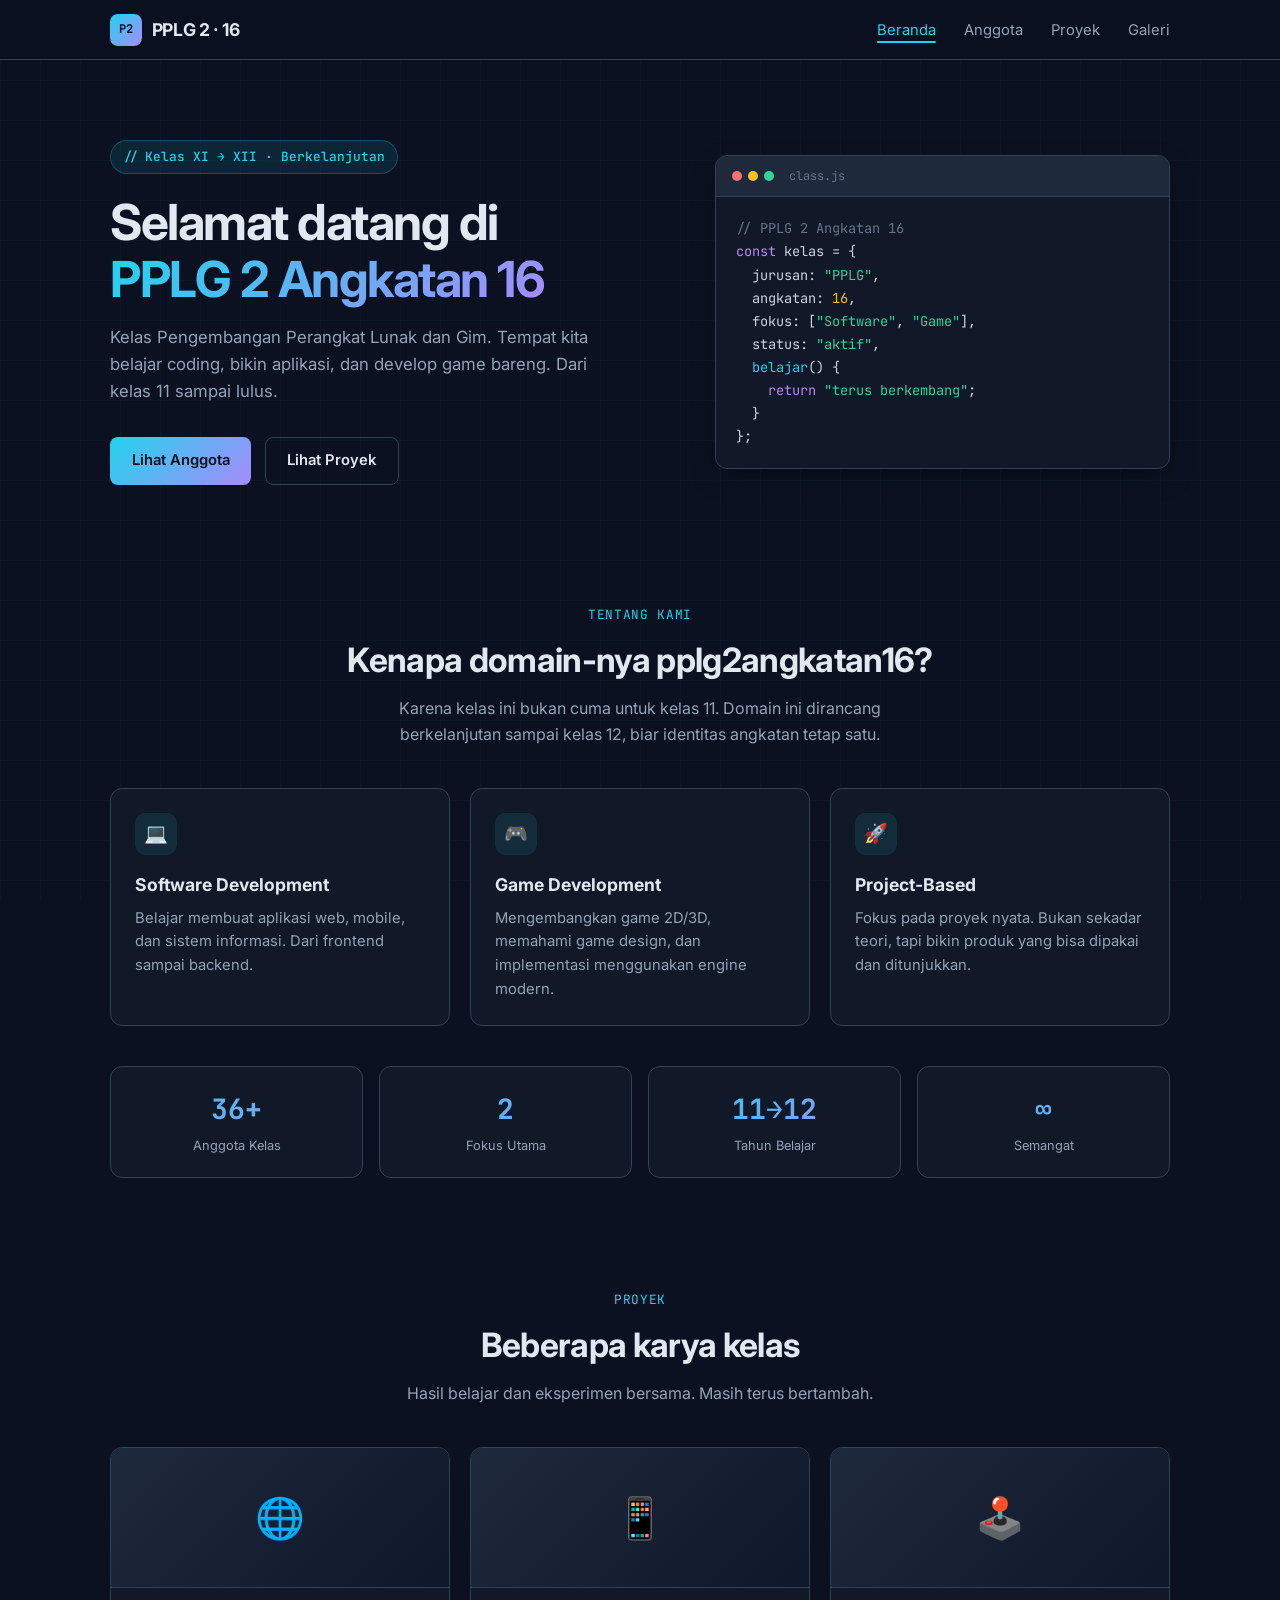
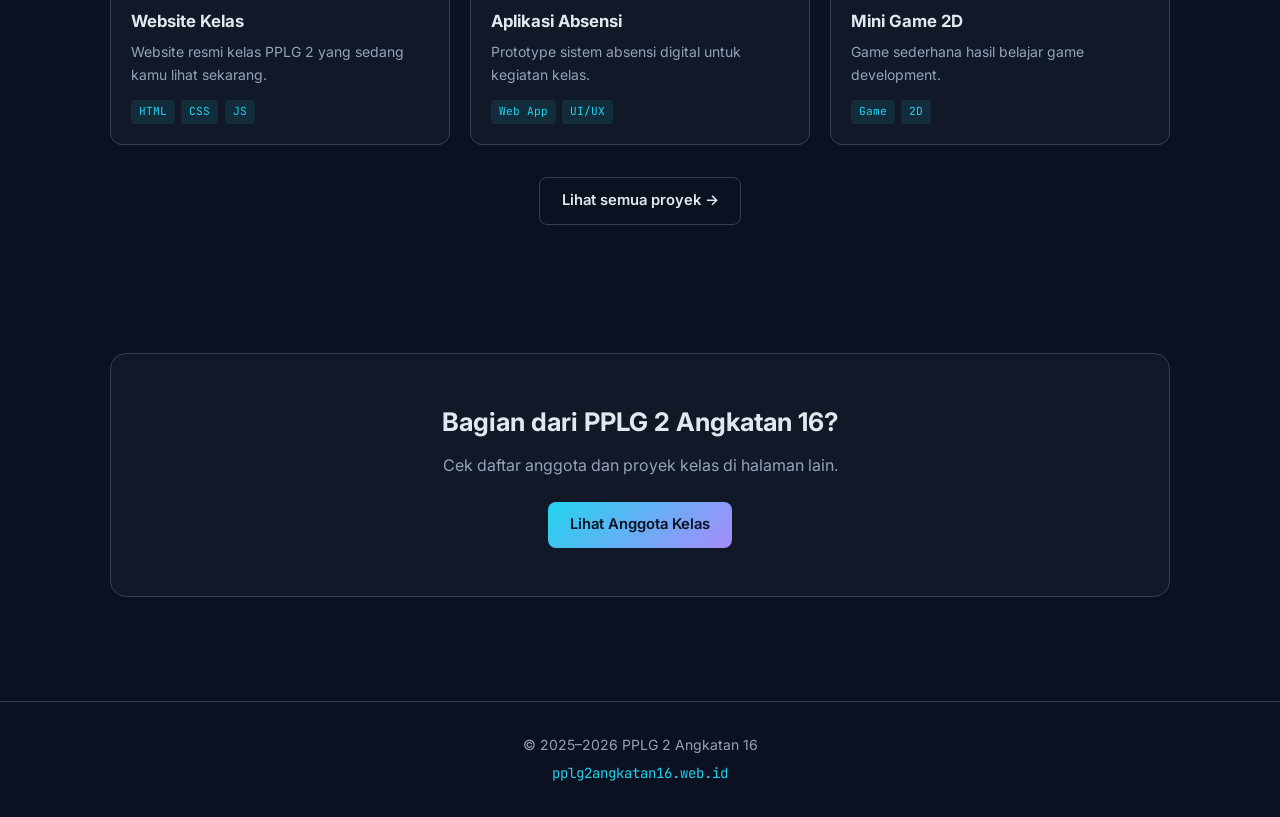
<file: index.html>
<!DOCTYPE html>
<html lang="id">
<head>
  <meta charset="UTF-8" />
  <meta name="viewport" content="width=device-width, initial-scale=1.0" />
  <title>PPLG 2 Angkatan 16 | Kelas Software & Game Dev</title>
  <meta name="description" content="Website resmi kelas PPLG 2 Angkatan 16 - Pengembangan Perangkat Lunak dan Gim" />
  <link rel="preconnect" href="https://fonts.googleapis.com" />
  <link rel="preconnect" href="https://fonts.gstatic.com" crossorigin />
  <link href="https://fonts.googleapis.com/css2?family=Inter:wght@400;500;600;700&family=JetBrains+Mono:wght@400;500;600&display=swap" rel="stylesheet" />
  <link rel="stylesheet" href="css/style.css" />
</head>
<body>
  <!-- Navbar -->
  <nav class="navbar">
    <div class="nav-container">
      <a href="index.html" class="logo">
        <div class="logo-icon">P2</div>
        <span>PPLG 2 · 16</span>
      </a>
      <button class="menu-toggle" aria-label="Menu">☰</button>
      <ul class="nav-links">
        <li><a href="index.html" class="active">Beranda</a></li>
        <li><a href="anggota.html">Anggota</a></li>
        <li><a href="proyek.html">Proyek</a></li>
        <li><a href="galeri.html">Galeri</a></li>
      </ul>
    </div>
  </nav>

  <!-- Hero -->
  <section class="hero">
    <div class="hero-content">
      <div class="hero-badge">
        <span>//</span> Kelas XI → XII · Berkelanjutan
      </div>
      <h1>
        Selamat datang di<br />
        <span>PPLG 2 Angkatan 16</span>
      </h1>
      <p class="hero-desc">
        Kelas Pengembangan Perangkat Lunak dan Gim. Tempat kita belajar coding,
        bikin aplikasi, dan develop game bareng. Dari kelas 11 sampai lulus.
      </p>
      <div class="hero-actions">
        <a href="anggota.html" class="btn btn-primary">Lihat Anggota</a>
        <a href="proyek.html" class="btn btn-outline">Lihat Proyek</a>
      </div>
    </div>

    <div class="hero-visual">
      <div class="code-card">
        <div class="code-header">
          <span class="dot dot-red"></span>
          <span class="dot dot-yellow"></span>
          <span class="dot dot-green"></span>
          <span style="margin-left: 0.5rem; color: #64748b; font-size: 0.75rem;">class.js</span>
        </div>
        <div class="code-body">
          <div><span class="comment">// PPLG 2 Angkatan 16</span></div>
          <div><span class="keyword">const</span> kelas = {</div>
          <div>&nbsp;&nbsp;jurusan: <span class="string">"PPLG"</span>,</div>
          <div>&nbsp;&nbsp;angkatan: <span class="number">16</span>,</div>
          <div>&nbsp;&nbsp;fokus: [<span class="string">"Software"</span>, <span class="string">"Game"</span>],</div>
          <div>&nbsp;&nbsp;status: <span class="string">"aktif"</span>,</div>
          <div>&nbsp;&nbsp;<span class="func">belajar</span>() {</div>
          <div>&nbsp;&nbsp;&nbsp;&nbsp;<span class="keyword">return</span> <span class="string">"terus berkembang"</span>;</div>
          <div>&nbsp;&nbsp;}</div>
          <div>};</div>
        </div>
      </div>
    </div>
  </section>

  <!-- About -->
  <section>
    <div class="section-header">
      <div class="label">Tentang Kami</div>
      <h2>Kenapa domain-nya pplg2angkatan16?</h2>
      <p>
        Karena kelas ini bukan cuma untuk kelas 11. Domain ini dirancang
        berkelanjutan sampai kelas 12, biar identitas angkatan tetap satu.
      </p>
    </div>

    <div class="about-grid">
      <div class="about-card">
        <div class="icon">💻</div>
        <h3>Software Development</h3>
        <p>
          Belajar membuat aplikasi web, mobile, dan sistem informasi.
          Dari frontend sampai backend.
        </p>
      </div>
      <div class="about-card">
        <div class="icon">🎮</div>
        <h3>Game Development</h3>
        <p>
          Mengembangkan game 2D/3D, memahami game design, dan implementasi
          menggunakan engine modern.
        </p>
      </div>
      <div class="about-card">
        <div class="icon">🚀</div>
        <h3>Project-Based</h3>
        <p>
          Fokus pada proyek nyata. Bukan sekadar teori, tapi bikin produk
          yang bisa dipakai dan ditunjukkan.
        </p>
      </div>
    </div>

    <div class="stats">
      <div class="stat-item">
        <div class="num">36+</div>
        <div class="label">Anggota Kelas</div>
      </div>
      <div class="stat-item">
        <div class="num">2</div>
        <div class="label">Fokus Utama</div>
      </div>
      <div class="stat-item">
        <div class="num">11→12</div>
        <div class="label">Tahun Belajar</div>
      </div>
      <div class="stat-item">
        <div class="num">∞</div>
        <div class="label">Semangat</div>
      </div>
    </div>
  </section>

  <!-- Featured Projects Preview -->
  <section>
    <div class="section-header">
      <div class="label">Proyek</div>
      <h2>Beberapa karya kelas</h2>
      <p>Hasil belajar dan eksperimen bersama. Masih terus bertambah.</p>
    </div>

    <div class="projects-grid">
      <div class="project-card">
        <div class="project-thumb">🌐</div>
        <div class="project-body">
          <h3>Website Kelas</h3>
          <p>Website resmi kelas PPLG 2 yang sedang kamu lihat sekarang.</p>
          <div class="tags">
            <span class="tag">HTML</span>
            <span class="tag">CSS</span>
            <span class="tag">JS</span>
          </div>
        </div>
      </div>
      <div class="project-card">
        <div class="project-thumb">📱</div>
        <div class="project-body">
          <h3>Aplikasi Absensi</h3>
          <p>Prototype sistem absensi digital untuk kegiatan kelas.</p>
          <div class="tags">
            <span class="tag">Web App</span>
            <span class="tag">UI/UX</span>
          </div>
        </div>
      </div>
      <div class="project-card">
        <div class="project-thumb">🕹️</div>
        <div class="project-body">
          <h3>Mini Game 2D</h3>
          <p>Game sederhana hasil belajar game development.</p>
          <div class="tags">
            <span class="tag">Game</span>
            <span class="tag">2D</span>
          </div>
        </div>
      </div>
    </div>

    <div style="text-align: center; margin-top: 2rem;">
      <a href="proyek.html" class="btn btn-outline">Lihat semua proyek →</a>
    </div>
  </section>

  <!-- CTA -->
  <section>
    <div class="cta">
      <h2>Bagian dari PPLG 2 Angkatan 16?</h2>
      <p>Cek daftar anggota dan proyek kelas di halaman lain.</p>
      <a href="anggota.html" class="btn btn-primary">Lihat Anggota Kelas</a>
    </div>
  </section>

  <!-- Footer -->
  <footer>
    <p>© 2025–2026 PPLG 2 Angkatan 16</p>
    <p class="domain">pplg2angkatan16.web.id</p>
  </footer>

  <script src="js/script.js"></script>
</body>
</html>
</file>
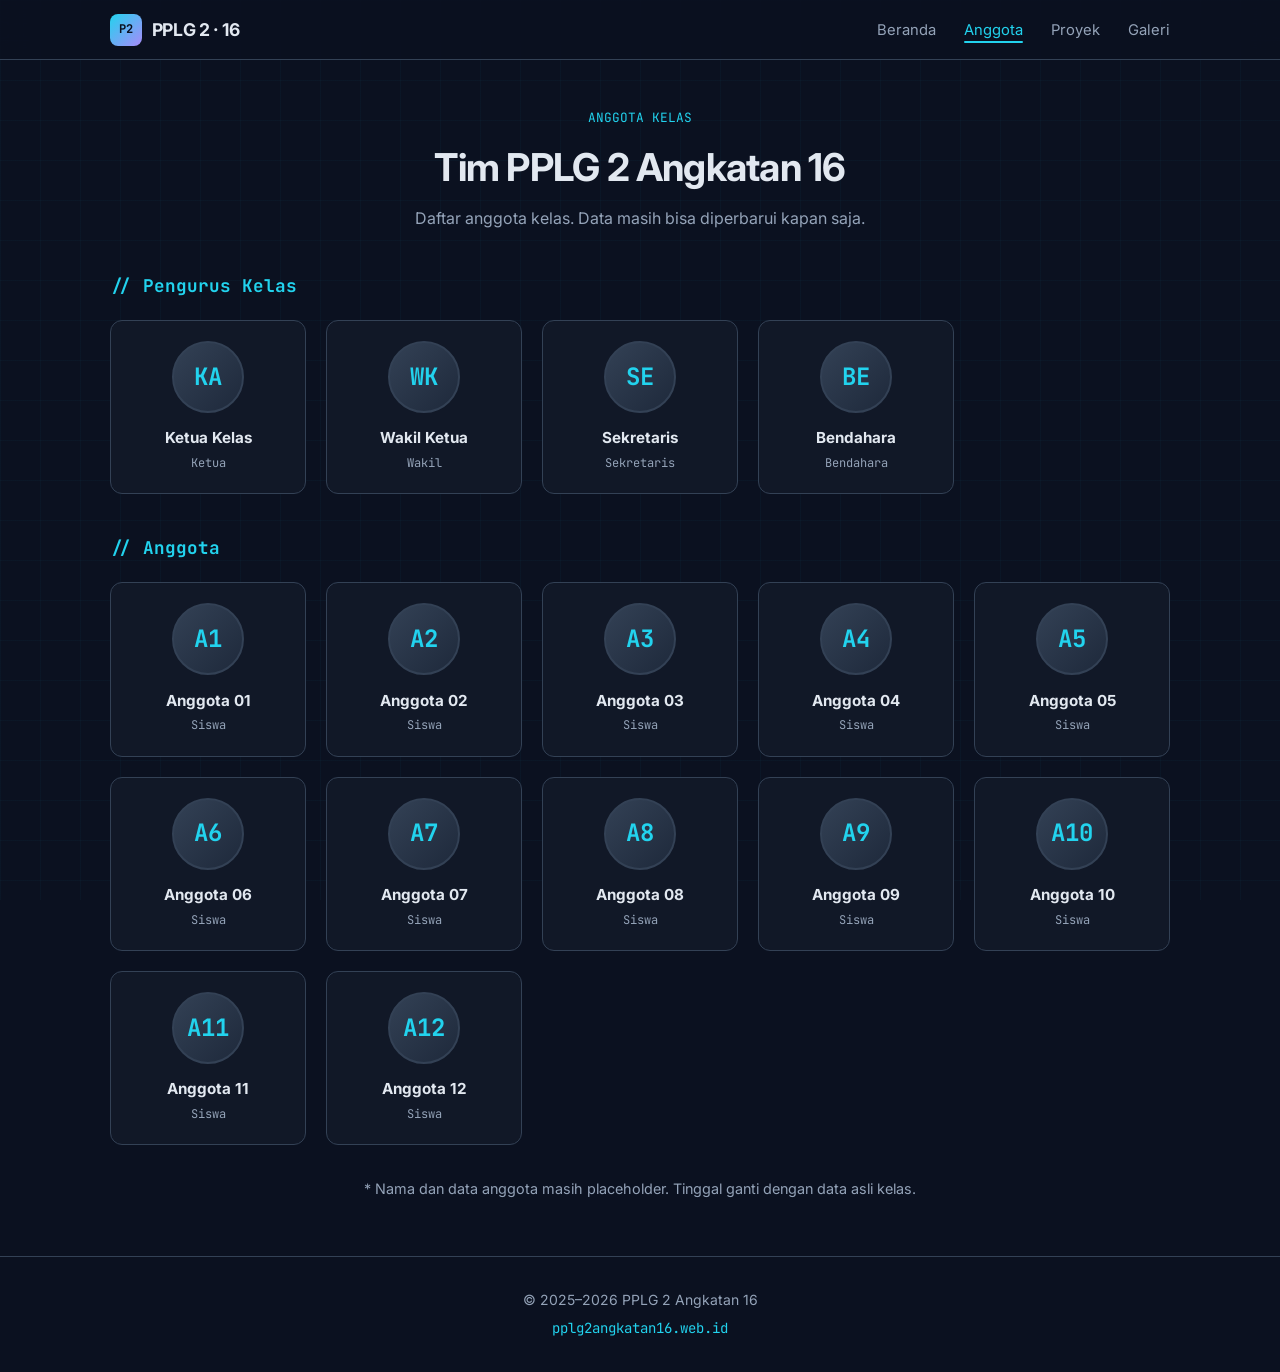
<file: anggota.html>
<!DOCTYPE html>
<html lang="id">
<head>
  <meta charset="UTF-8" />
  <meta name="viewport" content="width=device-width, initial-scale=1.0" />
  <title>Anggota Kelas | PPLG 2 Angkatan 16</title>
  <link rel="preconnect" href="https://fonts.googleapis.com" />
  <link rel="preconnect" href="https://fonts.gstatic.com" crossorigin />
  <link href="https://fonts.googleapis.com/css2?family=Inter:wght@400;500;600;700&family=JetBrains+Mono:wght@400;500;600&display=swap" rel="stylesheet" />
  <link rel="stylesheet" href="css/style.css" />
</head>
<body>
  <nav class="navbar">
    <div class="nav-container">
      <a href="index.html" class="logo">
        <div class="logo-icon">P2</div>
        <span>PPLG 2 · 16</span>
      </a>
      <button class="menu-toggle" aria-label="Menu">☰</button>
      <ul class="nav-links">
        <li><a href="index.html">Beranda</a></li>
        <li><a href="anggota.html" class="active">Anggota</a></li>
        <li><a href="proyek.html">Proyek</a></li>
        <li><a href="galeri.html">Galeri</a></li>
      </ul>
    </div>
  </nav>

  <div class="page-header">
    <div class="label" style="font-family: var(--font-mono); color: var(--accent); font-size: 0.8rem; margin-bottom: 0.5rem;">ANGGOTA KELAS</div>
    <h1>Tim PPLG 2 Angkatan 16</h1>
    <p>Daftar anggota kelas. Data masih bisa diperbarui kapan saja.</p>
  </div>

  <section style="padding-top: 1rem;">
    <!-- Pengurus -->
    <h3 style="margin-bottom: 1.25rem; font-size: 1.1rem; color: var(--accent); font-family: var(--font-mono);">// Pengurus Kelas</h3>
    <div class="members-grid" style="margin-bottom: 2.5rem;">
      <div class="member-card">
        <div class="member-avatar">KA</div>
        <h4>Ketua Kelas</h4>
        <div class="role">Ketua</div>
      </div>
      <div class="member-card">
        <div class="member-avatar">WK</div>
        <h4>Wakil Ketua</h4>
        <div class="role">Wakil</div>
      </div>
      <div class="member-card">
        <div class="member-avatar">SE</div>
        <h4>Sekretaris</h4>
        <div class="role">Sekretaris</div>
      </div>
      <div class="member-card">
        <div class="member-avatar">BE</div>
        <h4>Bendahara</h4>
        <div class="role">Bendahara</div>
      </div>
    </div>

    <!-- Anggota -->
    <h3 style="margin-bottom: 1.25rem; font-size: 1.1rem; color: var(--accent); font-family: var(--font-mono);">// Anggota</h3>
    <div class="members-grid">
      <!-- Placeholder members - ganti dengan nama asli -->
      <div class="member-card">
        <div class="member-avatar">A1</div>
        <h4>Anggota 01</h4>
        <div class="role">Siswa</div>
      </div>
      <div class="member-card">
        <div class="member-avatar">A2</div>
        <h4>Anggota 02</h4>
        <div class="role">Siswa</div>
      </div>
      <div class="member-card">
        <div class="member-avatar">A3</div>
        <h4>Anggota 03</h4>
        <div class="role">Siswa</div>
      </div>
      <div class="member-card">
        <div class="member-avatar">A4</div>
        <h4>Anggota 04</h4>
        <div class="role">Siswa</div>
      </div>
      <div class="member-card">
        <div class="member-avatar">A5</div>
        <h4>Anggota 05</h4>
        <div class="role">Siswa</div>
      </div>
      <div class="member-card">
        <div class="member-avatar">A6</div>
        <h4>Anggota 06</h4>
        <div class="role">Siswa</div>
      </div>
      <div class="member-card">
        <div class="member-avatar">A7</div>
        <h4>Anggota 07</h4>
        <div class="role">Siswa</div>
      </div>
      <div class="member-card">
        <div class="member-avatar">A8</div>
        <h4>Anggota 08</h4>
        <div class="role">Siswa</div>
      </div>
      <div class="member-card">
        <div class="member-avatar">A9</div>
        <h4>Anggota 09</h4>
        <div class="role">Siswa</div>
      </div>
      <div class="member-card">
        <div class="member-avatar">A10</div>
        <h4>Anggota 10</h4>
        <div class="role">Siswa</div>
      </div>
      <div class="member-card">
        <div class="member-avatar">A11</div>
        <h4>Anggota 11</h4>
        <div class="role">Siswa</div>
      </div>
      <div class="member-card">
        <div class="member-avatar">A12</div>
        <h4>Anggota 12</h4>
        <div class="role">Siswa</div>
      </div>
    </div>

    <p style="text-align: center; margin-top: 2rem; color: var(--text-muted); font-size: 0.9rem;">
      * Nama dan data anggota masih placeholder. Tinggal ganti dengan data asli kelas.
    </p>
  </section>

  <footer>
    <p>© 2025–2026 PPLG 2 Angkatan 16</p>
    <p class="domain">pplg2angkatan16.web.id</p>
  </footer>

  <script src="js/script.js"></script>
</body>
</html>
</file>
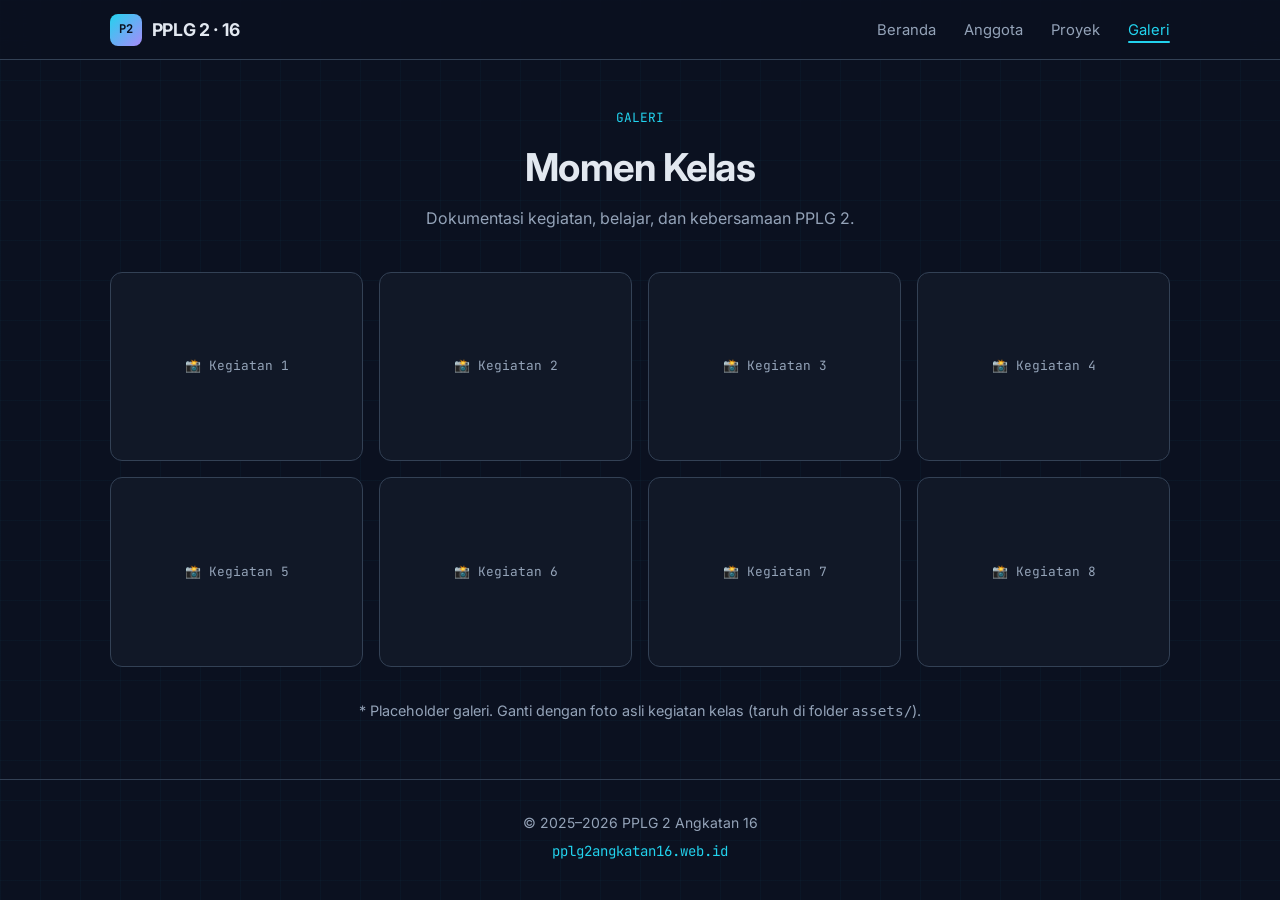
<file: galeri.html>
<!DOCTYPE html>
<html lang="id">
<head>
  <meta charset="UTF-8" />
  <meta name="viewport" content="width=device-width, initial-scale=1.0" />
  <title>Galeri | PPLG 2 Angkatan 16</title>
  <link rel="preconnect" href="https://fonts.googleapis.com" />
  <link rel="preconnect" href="https://fonts.gstatic.com" crossorigin />
  <link href="https://fonts.googleapis.com/css2?family=Inter:wght@400;500;600;700&family=JetBrains+Mono:wght@400;500;600&display=swap" rel="stylesheet" />
  <link rel="stylesheet" href="css/style.css" />
</head>
<body>
  <nav class="navbar">
    <div class="nav-container">
      <a href="index.html" class="logo">
        <div class="logo-icon">P2</div>
        <span>PPLG 2 · 16</span>
      </a>
      <button class="menu-toggle" aria-label="Menu">☰</button>
      <ul class="nav-links">
        <li><a href="index.html">Beranda</a></li>
        <li><a href="anggota.html">Anggota</a></li>
        <li><a href="proyek.html">Proyek</a></li>
        <li><a href="galeri.html" class="active">Galeri</a></li>
      </ul>
    </div>
  </nav>

  <div class="page-header">
    <div class="label" style="font-family: var(--font-mono); color: var(--accent); font-size: 0.8rem; margin-bottom: 0.5rem;">GALERI</div>
    <h1>Momen Kelas</h1>
    <p>Dokumentasi kegiatan, belajar, dan kebersamaan PPLG 2.</p>
  </div>

  <section style="padding-top: 1rem;">
    <div class="gallery-grid">
      <div class="gallery-item">
        <span>📸 Kegiatan 1</span>
      </div>
      <div class="gallery-item">
        <span>📸 Kegiatan 2</span>
      </div>
      <div class="gallery-item">
        <span>📸 Kegiatan 3</span>
      </div>
      <div class="gallery-item">
        <span>📸 Kegiatan 4</span>
      </div>
      <div class="gallery-item">
        <span>📸 Kegiatan 5</span>
      </div>
      <div class="gallery-item">
        <span>📸 Kegiatan 6</span>
      </div>
      <div class="gallery-item">
        <span>📸 Kegiatan 7</span>
      </div>
      <div class="gallery-item">
        <span>📸 Kegiatan 8</span>
      </div>
    </div>

    <p style="text-align: center; margin-top: 2rem; color: var(--text-muted); font-size: 0.9rem;">
      * Placeholder galeri. Ganti dengan foto asli kegiatan kelas (taruh di folder <code>assets/</code>).
    </p>
  </section>

  <footer>
    <p>© 2025–2026 PPLG 2 Angkatan 16</p>
    <p class="domain">pplg2angkatan16.web.id</p>
  </footer>

  <script src="js/script.js"></script>
</body>
</html>
</file>
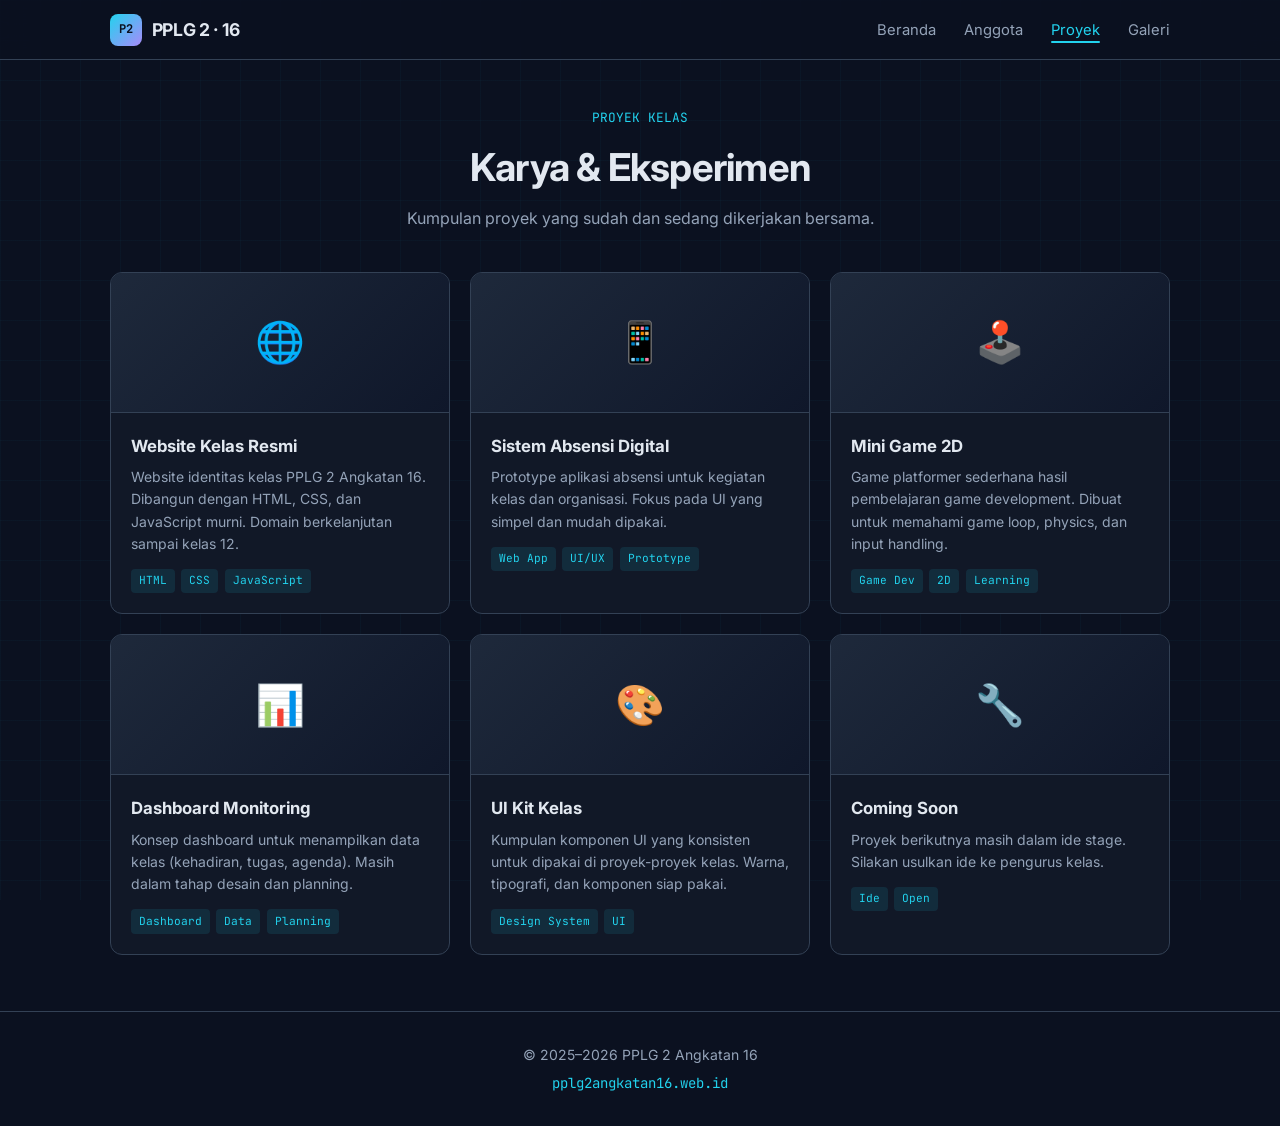
<file: proyek.html>
<!DOCTYPE html>
<html lang="id">
<head>
  <meta charset="UTF-8" />
  <meta name="viewport" content="width=device-width, initial-scale=1.0" />
  <title>Proyek | PPLG 2 Angkatan 16</title>
  <link rel="preconnect" href="https://fonts.googleapis.com" />
  <link rel="preconnect" href="https://fonts.gstatic.com" crossorigin />
  <link href="https://fonts.googleapis.com/css2?family=Inter:wght@400;500;600;700&family=JetBrains+Mono:wght@400;500;600&display=swap" rel="stylesheet" />
  <link rel="stylesheet" href="css/style.css" />
</head>
<body>
  <nav class="navbar">
    <div class="nav-container">
      <a href="index.html" class="logo">
        <div class="logo-icon">P2</div>
        <span>PPLG 2 · 16</span>
      </a>
      <button class="menu-toggle" aria-label="Menu">☰</button>
      <ul class="nav-links">
        <li><a href="index.html">Beranda</a></li>
        <li><a href="anggota.html">Anggota</a></li>
        <li><a href="proyek.html" class="active">Proyek</a></li>
        <li><a href="galeri.html">Galeri</a></li>
      </ul>
    </div>
  </nav>

  <div class="page-header">
    <div class="label" style="font-family: var(--font-mono); color: var(--accent); font-size: 0.8rem; margin-bottom: 0.5rem;">PROYEK KELAS</div>
    <h1>Karya & Eksperimen</h1>
    <p>Kumpulan proyek yang sudah dan sedang dikerjakan bersama.</p>
  </div>

  <section style="padding-top: 1rem;">
    <div class="projects-grid">
      <div class="project-card">
        <div class="project-thumb">🌐</div>
        <div class="project-body">
          <h3>Website Kelas Resmi</h3>
          <p>
            Website identitas kelas PPLG 2 Angkatan 16. Dibangun dengan HTML, CSS, dan JavaScript murni.
            Domain berkelanjutan sampai kelas 12.
          </p>
          <div class="tags">
            <span class="tag">HTML</span>
            <span class="tag">CSS</span>
            <span class="tag">JavaScript</span>
          </div>
        </div>
      </div>

      <div class="project-card">
        <div class="project-thumb">📱</div>
        <div class="project-body">
          <h3>Sistem Absensi Digital</h3>
          <p>
            Prototype aplikasi absensi untuk kegiatan kelas dan organisasi.
            Fokus pada UI yang simpel dan mudah dipakai.
          </p>
          <div class="tags">
            <span class="tag">Web App</span>
            <span class="tag">UI/UX</span>
            <span class="tag">Prototype</span>
          </div>
        </div>
      </div>

      <div class="project-card">
        <div class="project-thumb">🕹️</div>
        <div class="project-body">
          <h3>Mini Game 2D</h3>
          <p>
            Game platformer sederhana hasil pembelajaran game development.
            Dibuat untuk memahami game loop, physics, dan input handling.
          </p>
          <div class="tags">
            <span class="tag">Game Dev</span>
            <span class="tag">2D</span>
            <span class="tag">Learning</span>
          </div>
        </div>
      </div>

      <div class="project-card">
        <div class="project-thumb">📊</div>
        <div class="project-body">
          <h3>Dashboard Monitoring</h3>
          <p>
            Konsep dashboard untuk menampilkan data kelas (kehadiran, tugas, agenda).
            Masih dalam tahap desain dan planning.
          </p>
          <div class="tags">
            <span class="tag">Dashboard</span>
            <span class="tag">Data</span>
            <span class="tag">Planning</span>
          </div>
        </div>
      </div>

      <div class="project-card">
        <div class="project-thumb">🎨</div>
        <div class="project-body">
          <h3>UI Kit Kelas</h3>
          <p>
            Kumpulan komponen UI yang konsisten untuk dipakai di proyek-proyek kelas.
            Warna, tipografi, dan komponen siap pakai.
          </p>
          <div class="tags">
            <span class="tag">Design System</span>
            <span class="tag">UI</span>
          </div>
        </div>
      </div>

      <div class="project-card">
        <div class="project-thumb">🔧</div>
        <div class="project-body">
          <h3>Coming Soon</h3>
          <p>
            Proyek berikutnya masih dalam ide stage. Silakan usulkan ide ke pengurus kelas.
          </p>
          <div class="tags">
            <span class="tag">Ide</span>
            <span class="tag">Open</span>
          </div>
        </div>
      </div>
    </div>
  </section>

  <footer>
    <p>© 2025–2026 PPLG 2 Angkatan 16</p>
    <p class="domain">pplg2angkatan16.web.id</p>
  </footer>

  <script src="js/script.js"></script>
</body>
</html>
</file>
<file: css/style.css>
/* ============================================
   PPLG 2 Angkatan 16 - Class Website
   Domain: pplg2angkatan16.web.id
   ============================================ */

:root {
  --bg: #0b1120;
  --bg-soft: #111827;
  --bg-card: #1e293b;
  --border: #334155;
  --text: #e2e8f0;
  --text-muted: #94a3b8;
  --accent: #22d3ee;
  --accent-2: #a78bfa;
  --accent-3: #34d399;
  --gradient: linear-gradient(135deg, #22d3ee, #a78bfa);
  --shadow: 0 10px 30px -10px rgba(0, 0, 0, 0.5);
  --radius: 12px;
  --font-sans: 'Inter', system-ui, -apple-system, sans-serif;
  --font-mono: 'JetBrains Mono', 'Fira Code', monospace;
}

*,
*::before,
*::after {
  box-sizing: border-box;
  margin: 0;
  padding: 0;
}

html {
  scroll-behavior: smooth;
}

body {
  font-family: var(--font-sans);
  background: var(--bg);
  color: var(--text);
  line-height: 1.6;
  min-height: 100vh;
  overflow-x: hidden;
}

/* Background subtle grid */
body::before {
  content: '';
  position: fixed;
  inset: 0;
  background-image:
    linear-gradient(rgba(34, 211, 238, 0.03) 1px, transparent 1px),
    linear-gradient(90deg, rgba(34, 211, 238, 0.03) 1px, transparent 1px);
  background-size: 40px 40px;
  pointer-events: none;
  z-index: -1;
}

a {
  color: inherit;
  text-decoration: none;
}

img {
  max-width: 100%;
  display: block;
}

ul {
  list-style: none;
}

/* ========== NAVBAR ========== */
.navbar {
  position: sticky;
  top: 0;
  z-index: 100;
  background: rgba(11, 17, 32, 0.85);
  backdrop-filter: blur(12px);
  border-bottom: 1px solid var(--border);
  padding: 0.85rem 0;
}

.nav-container {
  max-width: 1100px;
  margin: 0 auto;
  padding: 0 1.25rem;
  display: flex;
  align-items: center;
  justify-content: space-between;
}

.logo {
  display: flex;
  align-items: center;
  gap: 0.6rem;
  font-weight: 700;
  font-size: 1.1rem;
  letter-spacing: -0.02em;
}

.logo-icon {
  width: 32px;
  height: 32px;
  background: var(--gradient);
  border-radius: 8px;
  display: grid;
  place-items: center;
  font-family: var(--font-mono);
  font-size: 0.75rem;
  font-weight: 700;
  color: #0b1120;
}

.nav-links {
  display: flex;
  gap: 1.75rem;
  align-items: center;
}

.nav-links a {
  font-size: 0.925rem;
  color: var(--text-muted);
  transition: color 0.2s;
  position: relative;
}

.nav-links a:hover,
.nav-links a.active {
  color: var(--accent);
}

.nav-links a.active::after {
  content: '';
  position: absolute;
  bottom: -4px;
  left: 0;
  width: 100%;
  height: 2px;
  background: var(--accent);
  border-radius: 2px;
}

.menu-toggle {
  display: none;
  background: none;
  border: none;
  color: var(--text);
  font-size: 1.5rem;
  cursor: pointer;
}

/* ========== HERO ========== */
.hero {
  max-width: 1100px;
  margin: 0 auto;
  padding: 5rem 1.25rem 4rem;
  display: grid;
  grid-template-columns: 1.1fr 0.9fr;
  gap: 3rem;
  align-items: center;
}

.hero-badge {
  display: inline-flex;
  align-items: center;
  gap: 0.4rem;
  background: rgba(34, 211, 238, 0.1);
  border: 1px solid rgba(34, 211, 238, 0.25);
  color: var(--accent);
  font-size: 0.8rem;
  font-weight: 500;
  padding: 0.35rem 0.75rem;
  border-radius: 999px;
  margin-bottom: 1.25rem;
  font-family: var(--font-mono);
}

.hero h1 {
  font-size: clamp(2.2rem, 5vw, 3.1rem);
  line-height: 1.15;
  letter-spacing: -0.03em;
  margin-bottom: 1rem;
}

.hero h1 span {
  background: var(--gradient);
  -webkit-background-clip: text;
  -webkit-text-fill-color: transparent;
  background-clip: text;
}

.hero-desc {
  color: var(--text-muted);
  font-size: 1.05rem;
  max-width: 480px;
  margin-bottom: 2rem;
}

.hero-actions {
  display: flex;
  gap: 0.85rem;
  flex-wrap: wrap;
}

.btn {
  display: inline-flex;
  align-items: center;
  gap: 0.45rem;
  padding: 0.7rem 1.35rem;
  border-radius: 8px;
  font-weight: 600;
  font-size: 0.925rem;
  transition: all 0.2s;
  border: none;
  cursor: pointer;
}

.btn-primary {
  background: var(--gradient);
  color: #0b1120;
}

.btn-primary:hover {
  transform: translateY(-2px);
  box-shadow: 0 8px 20px -6px rgba(34, 211, 238, 0.4);
}

.btn-outline {
  background: transparent;
  border: 1px solid var(--border);
  color: var(--text);
}

.btn-outline:hover {
  border-color: var(--accent);
  color: var(--accent);
}

/* Hero visual card */
.hero-visual {
  position: relative;
}

.code-card {
  background: var(--bg-soft);
  border: 1px solid var(--border);
  border-radius: var(--radius);
  overflow: hidden;
  box-shadow: var(--shadow);
  font-family: var(--font-mono);
  font-size: 0.85rem;
}

.code-header {
  background: #1e293b;
  padding: 0.65rem 1rem;
  display: flex;
  align-items: center;
  gap: 0.4rem;
  border-bottom: 1px solid var(--border);
}

.dot {
  width: 10px;
  height: 10px;
  border-radius: 50%;
}

.dot-red { background: #f87171; }
.dot-yellow { background: #fbbf24; }
.dot-green { background: #34d399; }

.code-body {
  padding: 1.25rem;
  line-height: 1.7;
  color: #cbd5e1;
}

.code-body .comment { color: #64748b; }
.code-body .keyword { color: #c084fc; }
.code-body .string { color: #34d399; }
.code-body .func { color: #22d3ee; }
.code-body .number { color: #fbbf24; }

/* ========== SECTIONS ========== */
section {
  max-width: 1100px;
  margin: 0 auto;
  padding: 3.5rem 1.25rem;
}

.section-header {
  text-align: center;
  margin-bottom: 2.5rem;
}

.section-header .label {
  font-family: var(--font-mono);
  font-size: 0.8rem;
  color: var(--accent);
  letter-spacing: 0.05em;
  text-transform: uppercase;
  margin-bottom: 0.5rem;
}

.section-header h2 {
  font-size: clamp(1.6rem, 3.5vw, 2.1rem);
  letter-spacing: -0.02em;
  margin-bottom: 0.6rem;
}

.section-header p {
  color: var(--text-muted);
  max-width: 520px;
  margin: 0 auto;
}

/* ========== ABOUT ========== */
.about-grid {
  display: grid;
  grid-template-columns: repeat(auto-fit, minmax(260px, 1fr));
  gap: 1.25rem;
}

.about-card {
  background: var(--bg-soft);
  border: 1px solid var(--border);
  border-radius: var(--radius);
  padding: 1.5rem;
  transition: border-color 0.2s, transform 0.2s;
}

.about-card:hover {
  border-color: rgba(34, 211, 238, 0.4);
  transform: translateY(-3px);
}

.about-card .icon {
  width: 42px;
  height: 42px;
  background: rgba(34, 211, 238, 0.1);
  border-radius: 10px;
  display: grid;
  place-items: center;
  font-size: 1.2rem;
  margin-bottom: 1rem;
}

.about-card h3 {
  font-size: 1.1rem;
  margin-bottom: 0.5rem;
}

.about-card p {
  color: var(--text-muted);
  font-size: 0.925rem;
}

/* ========== STATS ========== */
.stats {
  display: grid;
  grid-template-columns: repeat(4, 1fr);
  gap: 1rem;
  margin-top: 2.5rem;
}

.stat-item {
  text-align: center;
  background: var(--bg-soft);
  border: 1px solid var(--border);
  border-radius: var(--radius);
  padding: 1.25rem 0.75rem;
}

.stat-item .num {
  font-size: 1.75rem;
  font-weight: 700;
  background: var(--gradient);
  -webkit-background-clip: text;
  -webkit-text-fill-color: transparent;
  background-clip: text;
  font-family: var(--font-mono);
}

.stat-item .label {
  font-size: 0.8rem;
  color: var(--text-muted);
  margin-top: 0.25rem;
}

/* ========== MEMBERS ========== */
.members-grid {
  display: grid;
  grid-template-columns: repeat(auto-fill, minmax(180px, 1fr));
  gap: 1.25rem;
}

.member-card {
  background: var(--bg-soft);
  border: 1px solid var(--border);
  border-radius: var(--radius);
  padding: 1.25rem;
  text-align: center;
  transition: all 0.2s;
}

.member-card:hover {
  border-color: rgba(167, 139, 250, 0.45);
  transform: translateY(-3px);
}

.member-avatar {
  width: 72px;
  height: 72px;
  border-radius: 50%;
  background: linear-gradient(135deg, #334155, #1e293b);
  margin: 0 auto 0.85rem;
  display: grid;
  place-items: center;
  font-size: 1.5rem;
  font-weight: 700;
  color: var(--accent);
  border: 2px solid var(--border);
  font-family: var(--font-mono);
}

.member-card h4 {
  font-size: 0.95rem;
  margin-bottom: 0.2rem;
}

.member-card .role {
  font-size: 0.75rem;
  color: var(--text-muted);
  font-family: var(--font-mono);
}

/* ========== PROJECTS ========== */
.projects-grid {
  display: grid;
  grid-template-columns: repeat(auto-fit, minmax(280px, 1fr));
  gap: 1.25rem;
}

.project-card {
  background: var(--bg-soft);
  border: 1px solid var(--border);
  border-radius: var(--radius);
  overflow: hidden;
  transition: all 0.2s;
}

.project-card:hover {
  border-color: rgba(34, 211, 238, 0.4);
  transform: translateY(-3px);
}

.project-thumb {
  height: 140px;
  background: linear-gradient(135deg, #1e293b, #0f172a);
  display: grid;
  place-items: center;
  font-size: 2.5rem;
  border-bottom: 1px solid var(--border);
}

.project-body {
  padding: 1.25rem;
}

.project-body h3 {
  font-size: 1.05rem;
  margin-bottom: 0.4rem;
}

.project-body p {
  color: var(--text-muted);
  font-size: 0.875rem;
  margin-bottom: 0.85rem;
}

.tags {
  display: flex;
  flex-wrap: wrap;
  gap: 0.4rem;
}

.tag {
  font-size: 0.7rem;
  font-family: var(--font-mono);
  background: rgba(34, 211, 238, 0.1);
  color: var(--accent);
  padding: 0.2rem 0.5rem;
  border-radius: 4px;
}

/* ========== GALLERY ========== */
.gallery-grid {
  display: grid;
  grid-template-columns: repeat(auto-fill, minmax(220px, 1fr));
  gap: 1rem;
}

.gallery-item {
  aspect-ratio: 4/3;
  background: var(--bg-soft);
  border: 1px solid var(--border);
  border-radius: var(--radius);
  display: grid;
  place-items: center;
  color: var(--text-muted);
  font-size: 0.85rem;
  transition: all 0.2s;
  overflow: hidden;
  position: relative;
}

.gallery-item:hover {
  border-color: var(--accent);
}

.gallery-item span {
  font-family: var(--font-mono);
  font-size: 0.8rem;
}

/* ========== CTA ========== */
.cta {
  text-align: center;
  background: var(--bg-soft);
  border: 1px solid var(--border);
  border-radius: calc(var(--radius) + 4px);
  padding: 3rem 1.5rem;
  margin: 1rem 0 3rem;
}

.cta h2 {
  font-size: 1.6rem;
  margin-bottom: 0.6rem;
}

.cta p {
  color: var(--text-muted);
  margin-bottom: 1.5rem;
}

/* ========== FOOTER ========== */
footer {
  border-top: 1px solid var(--border);
  padding: 2rem 1.25rem;
  text-align: center;
  color: var(--text-muted);
  font-size: 0.875rem;
}

footer .domain {
  font-family: var(--font-mono);
  color: var(--accent);
  margin-top: 0.35rem;
}

/* ========== PAGE HEADER (for subpages) ========== */
.page-header {
  max-width: 1100px;
  margin: 0 auto;
  padding: 3rem 1.25rem 1.5rem;
  text-align: center;
}

.page-header h1 {
  font-size: clamp(1.8rem, 4vw, 2.4rem);
  letter-spacing: -0.02em;
  margin-bottom: 0.5rem;
}

.page-header p {
  color: var(--text-muted);
}

/* ========== RESPONSIVE ========== */
@media (max-width: 800px) {
  .hero {
    grid-template-columns: 1fr;
    padding-top: 3rem;
  }

  .hero-visual {
    order: -1;
  }

  .stats {
    grid-template-columns: repeat(2, 1fr);
  }

  .nav-links {
    display: none;
    position: absolute;
    top: 100%;
    left: 0;
    right: 0;
    background: var(--bg-soft);
    border-bottom: 1px solid var(--border);
    flex-direction: column;
    padding: 1rem;
    gap: 0.75rem;
  }

  .nav-links.open {
    display: flex;
  }

  .menu-toggle {
    display: block;
  }
}

@media (max-width: 480px) {
  .stats {
    grid-template-columns: 1fr 1fr;
  }

  .hero-actions {
    flex-direction: column;
  }

  .btn {
    width: 100%;
    justify-content: center;
  }
}
</file>
